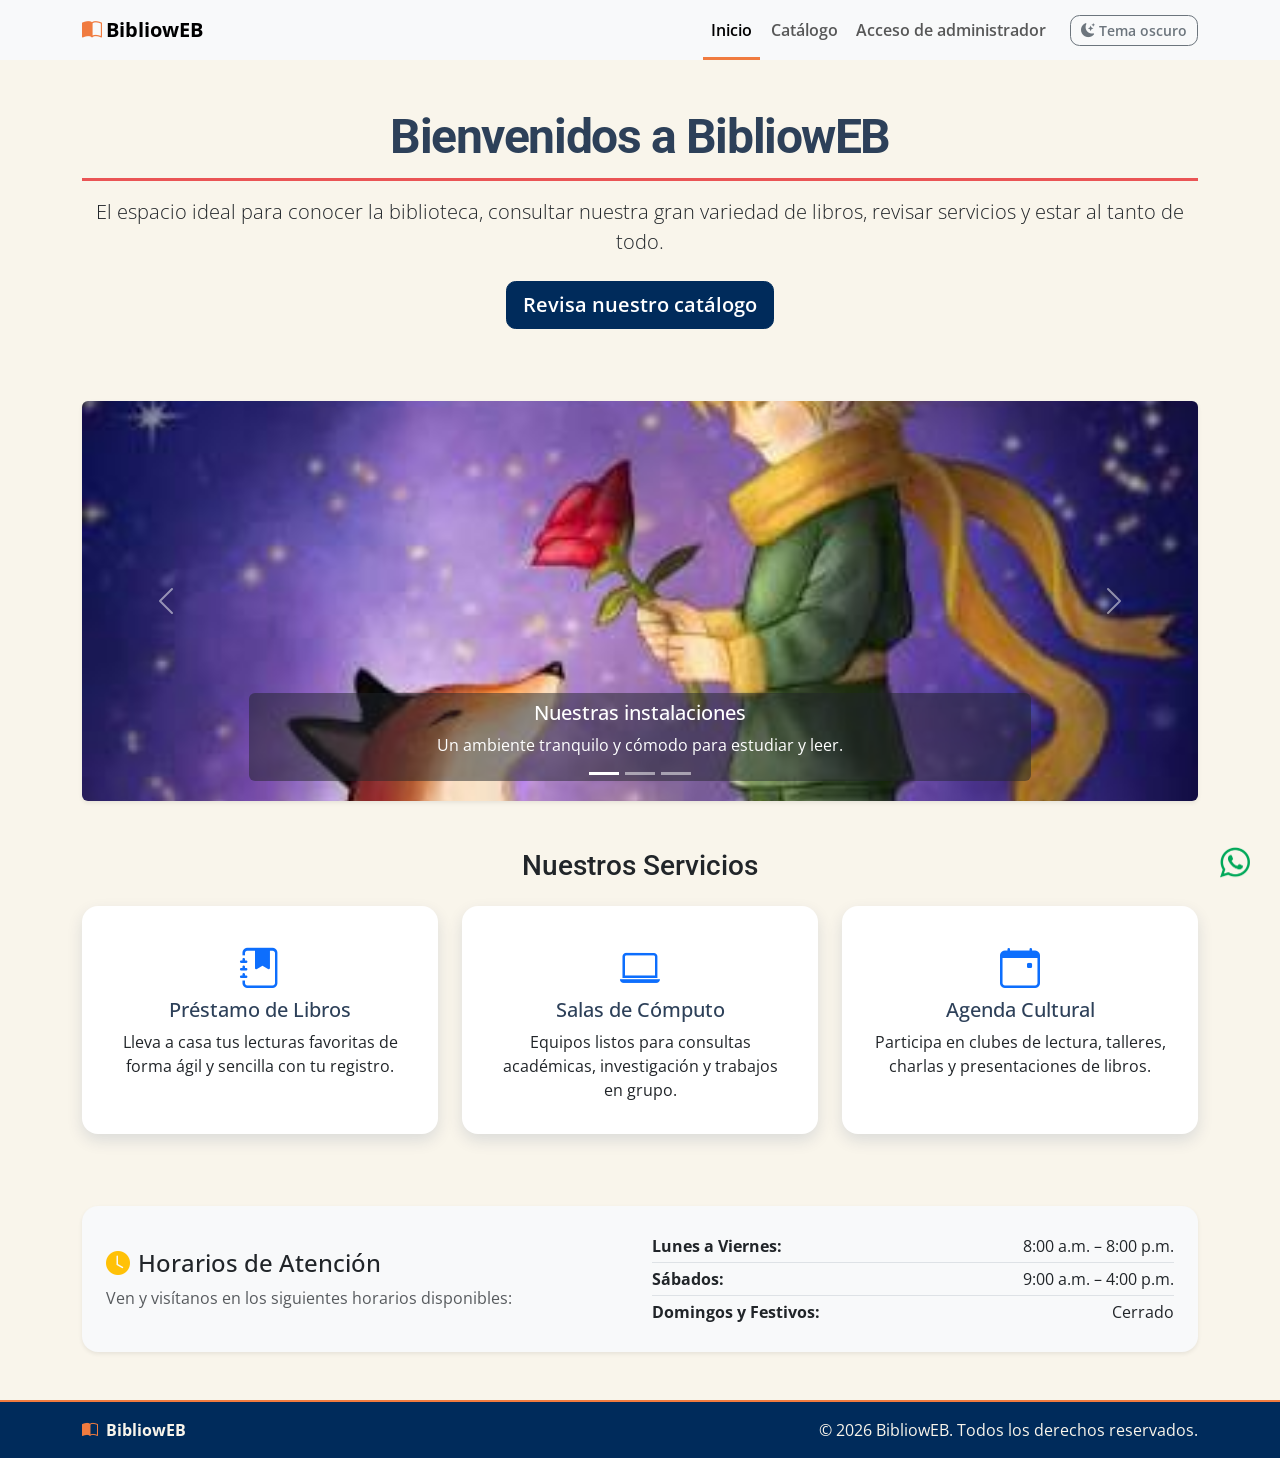
<file: index.html>
<!DOCTYPE html>
<html lang="es" data-bs-theme="light">
<head>
  <meta charset="UTF-8">
  <meta name="viewport" content="width=device-width, initial-scale=1.0">
  <title>Inicio | BiblioWEB</title>
  <link rel="stylesheet" href="https://cdn.jsdelivr.net/npm/bootstrap@5.3.9/dist/css/bootstrap.min.css"
        integrity="sha384-yEPZ7jP9S0QKiUQ0m3jjsO4ProIW7wvR9gXkI7JOGa2XVsw53Yke2bsdkBbjmmiX"
        crossorigin="anonymous">
  <link rel="stylesheet" href="https://cdn.jsdelivr.net/npm/bootstrap-icons@1.11.3/font/bootstrap-icons.min.css">
  <link rel="stylesheet" href="https://fonts.googleapis.com/css2?family=Open+Sans:wght@400;600&family=Roboto:wght@500;700&display=swap">
  <link rel="stylesheet" href="css/styles.css">
</head>
<body>
  <header class="header-biblioweb sticky-top bg-body-tertiary">
    <nav class="navbar navbar-expand-lg py-0" aria-label="Navegación principal">
      <div class="container">
        <a class="navbar-brand d-inline-flex align-items-center gap-1 fw-bold" href="index.html">
          <i class="bi bi-book-half icono-marca" aria-hidden="true"></i> BibliowEB
        </a>
        <button class="navbar-toggler my-2" type="button" data-bs-toggle="collapse" data-bs-target="#menu-principal"
                aria-controls="menu-principal" aria-expanded="false" aria-label="Abrir menú de navegación">
          <span class="navbar-toggler-icon"></span>
        </button>
        <div class="collapse navbar-collapse" id="menu-principal">
          <ul class="navbar-nav ms-auto">
            <li class="nav-item"><a class="nav-link active" aria-current="page" href="index.html">Inicio</a></li>
            <li class="nav-item"><a class="nav-link" href="pages/catalogo.html">Catálogo</a></li>
            <li class="nav-item"><a class="nav-link" href="pages/login.html">Acceso de administrador</a></li>
            <li class="nav-item" id="menu-panel" hidden><a class="nav-link" href="pages/admin.html"><i class="bi bi-lock-fill me-1" aria-hidden="true"></i>Panel</a></li>
          </ul>
          <button class="btn btn-outline-secondary btn-sm ms-lg-3 my-2" type="button" id="boton-tema">
            <i class="bi bi-moon-stars-fill me-1" aria-hidden="true"></i><span>Tema oscuro</span>
          </button>
        </div>
      </div>
    </nav>
  </header>

  <main>
    <!-- Seccion de Bienvenida -->
    <section class="portada py-5 text-center">
      <div class="container">
        <h1 class="display-5 fw-bold mb-3">Bienvenidos a BibliowEB</h1>
        <p class="lead mb-4">El espacio ideal para conocer la biblioteca, consultar nuestra gran variedad de libros, revisar servicios y estar al tanto de todo.</p>
        <a class="btn btn-primary btn-lg" href="pages/catalogo.html">Revisa nuestro catálogo</a>
      </div>
    </section>

    <!-- Carrusel de imágenes -->
    <section class="container my-4">
      <div id="carruselBiblioteca" class="carousel slide shadow-sm rounded overflow-hidden" data-bs-ride="carousel">
        <div class="carousel-indicators">
          <button type="button" data-bs-target="#carruselBiblioteca" data-bs-slide-to="0" class="active" aria-current="true" aria-label="Slide 1"></button>
          <button type="button" data-bs-target="#carruselBiblioteca" data-bs-slide-to="1" aria-label="Slide 2"></button>
          <button type="button" data-bs-target="#carruselBiblioteca" data-bs-slide-to="2" aria-label="Slide 3"></button>
        </div>
        <div class="carousel-inner" style="max-height: 400px;">
          <div class="carousel-item active">
            <img src="assets/img/images.jpeg" class="d-block w-100 object-fit-cover" alt="Sala de lectura" style="height: 400px;">
            <div class="carousel-caption d-none d-md-block bg-dark bg-opacity-50 rounded p-2">
              <h5>Nuestras instalaciones</h5>
              <p>Un ambiente tranquilo y cómodo para estudiar y leer.</p>
            </div>
          </div>
          <div class="carousel-item">
            <img src="assets/img/codigolimpio.jpeg" class="d-block w-100 object-fit-cover" alt="Sección de libros" style="height: 400px;">
            <div class="carousel-caption d-none d-md-block bg-dark bg-opacity-50 rounded p-2">
              <h5>Variedad de ejemplares</h5>
              <p>Encuentra literatura, tecnología, ciencia y mucho más.</p>
            </div>
          </div>
          <div class="carousel-item">
            <img src="assets/img/carlossagan.jpeg" class="d-block w-100 object-fit-cover" alt="Espacios culturales" style="height: 400px;">
            <div class="carousel-caption d-none d-md-block bg-dark bg-opacity-50 rounded p-2">
              <h5>Eventos y cultura</h5>
              <p>Espacios pensados para el aprendizaje y la comunidad.</p>
            </div>
          </div>
        </div>
        <button class="carousel-control-prev" type="button" data-bs-target="#carruselBiblioteca" data-bs-slide="prev">
          <span class="carousel-control-prev-icon" aria-hidden="true"></span>
          <span class="visually-hidden">Anterior</span>
        </button>
        <button class="carousel-control-next" type="button" data-bs-target="#carruselBiblioteca" data-bs-slide="next">
          <span class="carousel-control-next-icon" aria-hidden="true"></span>
          <span class="visually-hidden">Siguiente</span>
        </button>
      </div>
    </section>

    <!-- Qué encontrarás (Servicios / Secciones) -->
    <section class="container py-4">
      <h2 class="text-center mb-4 h3">Nuestros Servicios</h2>
      <div class="row g-4">
        <div class="col-12 col-md-4">
          <article class="card h-100 tarjeta-categoria text-center p-3">
            <div class="card-body">
              <i class="bi bi-journal-bookmark-fill text-primary fs-1 mb-3"></i>
              <h3 class="card-title h5">Préstamo de Libros</h3>
              <p class="card-text">Lleva a casa tus lecturas favoritas de forma ágil y sencilla con tu registro.</p>
            </div>
          </article>
        </div>
        <div class="col-12 col-md-4">
          <article class="card h-100 tarjeta-categoria text-center p-3">
            <div class="card-body">
              <i class="bi bi-laptop text-primary fs-1 mb-3"></i>
              <h3 class="card-title h5">Salas de Cómputo</h3>
              <p class="card-text">Equipos listos para consultas académicas, investigación y trabajos en grupo.</p>
            </div>
          </article>
        </div>
        <div class="col-12 col-md-4">
          <article class="card h-100 tarjeta-categoria text-center p-3">
            <div class="card-body">
              <i class="bi bi-calendar-event text-primary fs-1 mb-3"></i>
              <h3 class="card-title h5">Agenda Cultural</h3>
              <p class="card-text">Participa en clubes de lectura, talleres, charlas y presentaciones de libros.</p>
            </div>
          </article>
        </div>
      </div>
    </section>

    <!-- Horarios de atención -->
    <section class="container my-5">
      <div class="card shadow-sm p-4 bg-body-tertiary">
        <div class="row align-items-center">
          <div class="col-md-6 text-center text-md-start mb-3 mb-md-0">
            <h3 class="h4"><i class="bi bi-clock-fill text-warning me-2"></i>Horarios de Atención</h3>
            <p class="text-muted mb-0">Ven y visítanos en los siguientes horarios disponibles:</p>
          </div>
          <div class="col-md-6">
            <ul class="list-unstyled mb-0">
              <li class="py-1 border-bottom d-flex justify-content-between">
                <span><strong>Lunes a Viernes:</strong></span> <span>8:00 a.m. – 8:00 p.m.</span>
              </li>
              <li class="py-1 border-bottom d-flex justify-content-between">
                <span><strong>Sábados:</strong></span> <span>9:00 a.m. – 4:00 p.m.</span>
              </li>
              <li class="py-1 d-flex justify-content-between">
                <span><strong>Domingos y Festivos:</strong></span> <span>Cerrado</span>
              </li>
            </ul>
          </div>
        </div>
      </div>
    </section>
  </main>

  <footer class="footer-biblioweb py-3" data-bs-theme="dark">
    <div class="container d-flex flex-column flex-md-row align-items-center justify-content-between gap-2 text-center">
      <a class="footer-marca d-inline-flex align-items-center gap-2 fw-bold" href="index.html">
        <i class="bi bi-book-half" aria-hidden="true"></i> BibliowEB
      </a>
      <p class="mb-0">&copy; 2026 BibliowEB. Todos los derechos reservados.</p>
    </div>
  </footer>

  <!-- Botón de WhatsApp -->
  <button type="button" class="btn-whatsapp" id="btnWhatsApp">
    <img src="assets/img/whatsapp1.png" alt="WhatsApp" width="50">
  </button>

  <script src="https://cdn.jsdelivr.net/npm/bootstrap@5.3.9/dist/js/bootstrap.bundle.min.js"
          integrity="sha384-WyOxWvTyr1QaMPfiPJSv76iReVthorl5uWlFtZPyK0IEB0hGzo9y5Bp9mYanr8Bu"
          crossorigin="anonymous"></script>
  <script src="js/script.js"></script>
  <script>
    document.getElementById("btnWhatsApp").addEventListener("click", function() {
      window.open("https://wa.me/573001234567", "_blank");
    });
  </script>
</body>
</html>
</file>
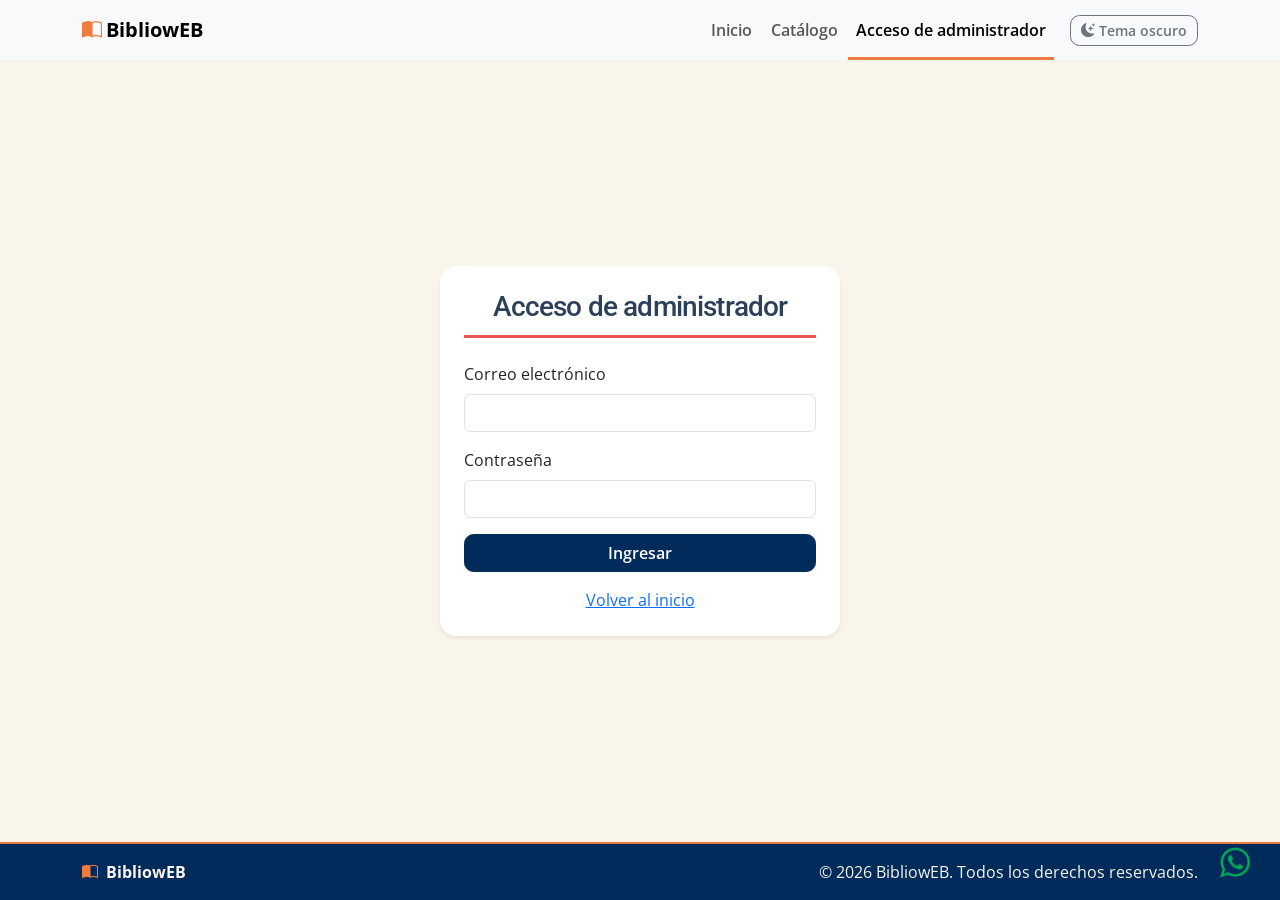
<file: pages/admin.html>
<!DOCTYPE html>
<html lang="es" data-bs-theme="light">
<head>
  <meta charset="UTF-8">
  <meta name="viewport" content="width=device-width, initial-scale=1.0">
  <title>Administración | BibliowEB</title>
  <script>
    if (sessionStorage.getItem("sesionActiva") !== "true") {
      window.location.replace("login.html");
    }
  </script>
  <link rel="stylesheet" href="https://cdn.jsdelivr.net/npm/bootstrap@5.3.9/dist/css/bootstrap.min.css"
        integrity="sha384-yEPZ7jP9S0QKiUQ0m3jjsO4ProIW7wvR9gXkI7JOGa2XVsw53Yke2bsdkBbjmmiX"
        crossorigin="anonymous">
  <link rel="stylesheet" href="https://cdn.jsdelivr.net/npm/bootstrap-icons@1.11.3/font/bootstrap-icons.min.css">
  <link rel="stylesheet" href="https://fonts.googleapis.com/css2?family=Open+Sans:wght@400;600&family=Roboto:wght@500;700&display=swap">
  <link rel="stylesheet" href="../css/styles.css">

</head>
<body>
  <header class="header-biblioweb sticky-top bg-body-tertiary">
    <nav class="navbar navbar-expand-lg py-0" aria-label="Navegación principal">
      <div class="container">
        <a class="navbar-brand d-inline-flex align-items-center gap-1 fw-bold" href="../index.html"><i class="bi bi-book-half icono-marca" aria-hidden="true"></i> BibliowEB</a>
        <button class="navbar-toggler my-2" type="button" data-bs-toggle="collapse" data-bs-target="#menu-principal" aria-controls="menu-principal" aria-expanded="false" aria-label="Abrir menú de navegación"><span class="navbar-toggler-icon"></span></button>
        <div class="collapse navbar-collapse" id="menu-principal">
          <ul class="navbar-nav ms-auto">
            <li class="nav-item"><a class="nav-link" href="../index.html">Inicio</a></li>
            <li class="nav-item"><a class="nav-link" href="catalogo.html">Catálogo</a></li>
            <li class="nav-item"><a class="nav-link" href="login.html">Acceso de administrador</a></li>
            <li class="nav-item"><a class="nav-link active" aria-current="page" href="admin.html"><i class="bi bi-lock-fill me-1" aria-hidden="true"></i>Panel</a></li>
            <li class="nav-item"><button type="button" class="btn btn-outline-secondary btn-sm" id="cerrar-sesion">Cerrar sesión</button></li>
          </ul>
          <button class="btn btn-outline-secondary btn-sm ms-lg-3 my-2" type="button" id="boton-tema"><i class="bi bi-moon-stars-fill me-1" aria-hidden="true"></i><span>Tema oscuro</span></button>
        </div>
      </div>
    </nav>
  </header>

  <main class="container my-5">
    <h1 class="mb-4">Administración de libros</h1>
    <section class="mb-5" aria-labelledby="titulo-formulario">
      <h2 id="titulo-formulario" class="h4 mb-3">Formulario de libros</h2>
      <form>
        <div class="row g-3">
          <div class="col-md-6"><label for="titulo" class="form-label">Título</label><input type="text" id="titulo" name="titulo" class="form-control"></div>
          <div class="col-md-6"><label for="autor" class="form-label">Autor</label><input type="text" id="autor" name="autor" class="form-control"></div>
          <div class="col-md-8"><label for="portada" class="form-label">Portada (URL)</label><input type="url" id="portada" name="portada" class="form-control"></div>
          <div class="col-md-4"><label for="categoria" class="form-label">Categoría</label><select id="categoria" name="categoria" class="form-select"><option value="">Selecciona una categoría</option><option>Narrativa</option><option>Tecnología</option><option>Ciencia</option></select></div>
          <div class="col-12"><label for="descripcion" class="form-label">Descripción</label><textarea id="descripcion" name="descripcion" class="form-control" rows="3"></textarea></div>
        </div>
        <div class="d-flex gap-2 mt-3"><button type="button" class="btn btn-primary">Guardar</button><button type="reset" class="btn btn-secondary">Cancelar</button></div>
      </form>
    </section>
    <section class="mb-5" aria-labelledby="titulo-libros">
      <h2 id="titulo-libros" class="h4 mb-3">Libros de ejemplo</h2>
      <div class="table-responsive">
        <table class="table table-striped table-hover align-middle">
          <caption>Lista de libros de ejemplo</caption>
          <thead><tr><th scope="col">Portada</th><th scope="col">Título</th><th scope="col">Autor</th><th scope="col">Categoría</th><th scope="col">Acciones</th></tr></thead>
          <tbody>
          <tr><td><img src="../assets/img/lavoragine.jpeg" alt="Portada de La vorágine" width="48" height="64" class="object-fit-contain"></td><th scope="row">La vorágine</th><td>José Eustasio Rivera</td><td><span class="badge text-bg-secondary">Narrativa</span></td><td><div class="d-flex gap-2"><button type="button" class="btn btn-outline-primary btn-sm" aria-label="Editar La vorágine">Editar</button><button type="button" class="btn btn-outline-danger btn-sm" aria-label="Eliminar La vorágine">Eliminar</button></div></td></tr>
          <tr><td><img src="../assets/img/metamorfosis.jpeg" alt="Portada de La metamorfosis" width="48" height="64" class="object-fit-contain"></td><th scope="row">La metamorfosis</th><td>Franz Kafka</td><td><span class="badge text-bg-secondary">Narrativa</span></td><td><div class="d-flex gap-2"><button type="button" class="btn btn-outline-primary btn-sm" aria-label="Editar La metamorfosis">Editar</button><button type="button" class="btn btn-outline-danger btn-sm" aria-label="Eliminar La metamorfosis">Eliminar</button></div></td></tr>
          <tr><td><img src="../assets/img/java.jpeg" alt="Portada de Eloquent JavaScript" width="48" height="64" class="object-fit-contain"></td><th scope="row">Eloquent JavaScript</th><td>Marijn Haverbeke</td><td><span class="badge text-bg-secondary">Tecnología</span></td><td><div class="d-flex gap-2"><button type="button" class="btn btn-outline-primary btn-sm" aria-label="Editar Eloquent JavaScript">Editar</button><button type="button" class="btn btn-outline-danger btn-sm" aria-label="Eliminar Eloquent JavaScript">Eliminar</button></div></td></tr>
          <tr><td><img src="../assets/img/thedesing.jpeg" alt="Portada de The Design of Everyday Things" width="48" height="64" class="object-fit-contain"></td><th scope="row">The Design of Everyday Things</th><td>Don Norman</td><td><span class="badge text-bg-secondary">Tecnología</span></td><td><div class="d-flex gap-2"><button type="button" class="btn btn-outline-primary btn-sm" aria-label="Editar The Design of Everyday Things">Editar</button><button type="button" class="btn btn-outline-danger btn-sm" aria-label="Eliminar The Design of Everyday Things">Eliminar</button></div></td></tr>
          <tr><td><img src="../assets/img/elgen.jpeg" alt="Portada de El gen egoísta" width="48" height="64" class="object-fit-contain"></td><th scope="row">El gen egoísta</th><td>Richard Dawkins</td><td><span class="badge text-bg-secondary">Ciencia</span></td><td><div class="d-flex gap-2"><button type="button" class="btn btn-outline-primary btn-sm" aria-label="Editar El gen egoísta">Editar</button><button type="button" class="btn btn-outline-danger btn-sm" aria-label="Eliminar El gen egoísta">Eliminar</button></div></td></tr>
          <tr><td><img src="../assets/img/eluniversoenunacascara.jpeg" alt="Portada de El universo en una cáscara de nuez" width="48" height="64" class="object-fit-contain"></td><th scope="row">El universo en una cáscara de nuez</th><td>Stephen Hawking</td><td><span class="badge text-bg-secondary">Ciencia</span></td><td><div class="d-flex gap-2"><button type="button" class="btn btn-outline-primary btn-sm" aria-label="Editar El universo en una cáscara de nuez">Editar</button><button type="button" class="btn btn-outline-danger btn-sm" aria-label="Eliminar El universo en una cáscara de nuez">Eliminar</button></div></td></tr>
          </tbody>
        </table>
      </div>
    </section>
    <section aria-labelledby="titulo-solicitudes">
      <h2 id="titulo-solicitudes" class="h4 mb-3">Solicitudes recibidas</h2>
      <div class="table-responsive">
        <table class="table table-striped align-middle">
          <caption>Solicitudes de préstamo de ejemplo</caption>
          <thead><tr><th scope="col">ID de solicitud</th><th scope="col">Libro solicitado</th><th scope="col">Nombre del solicitante</th><th scope="col">Correo</th><th scope="col">Comentario</th><th scope="col">Estado</th></tr></thead>
          <tbody>
            <tr><th scope="row">001</th><td>La vorágine</td><td>Ana Pérez</td><td>ana@example.com</td><td>Para mi club de lectura.</td><td><span class="badge text-bg-warning">Pendiente</span></td></tr>
            <tr><th scope="row">002</th><td>Eloquent JavaScript</td><td>Luis Gómez</td><td>luis@example.com</td><td>Sin comentario</td><td><span class="badge text-bg-warning">Pendiente</span></td></tr>
          </tbody>
        </table>
      </div>
    </section>
  </main>

  <footer class="footer-biblioweb py-3" data-bs-theme="dark">
    <div class="container d-flex flex-column flex-md-row align-items-center justify-content-between gap-2 text-center">
      <a class="footer-marca d-inline-flex align-items-center gap-2 fw-bold" href="../index.html"><i class="bi bi-book-half" aria-hidden="true"></i> BibliowEB</a>
      <p class="mb-0">&copy; 2026 BibliowEB. Todos los derechos reservados.</p>
    </div>
  </footer>
  <script src="https://cdn.jsdelivr.net/npm/bootstrap@5.3.9/dist/js/bootstrap.bundle.min.js" integrity="sha384-WyOxWvTyr1QaMPfiPJSv76iReVthorl5uWlFtZPyK0IEB0hGzo9y5Bp9mYanr8Bu" crossorigin="anonymous"></script>
  <script src="../js/script.js"></script>
</body>
</html>
</file>
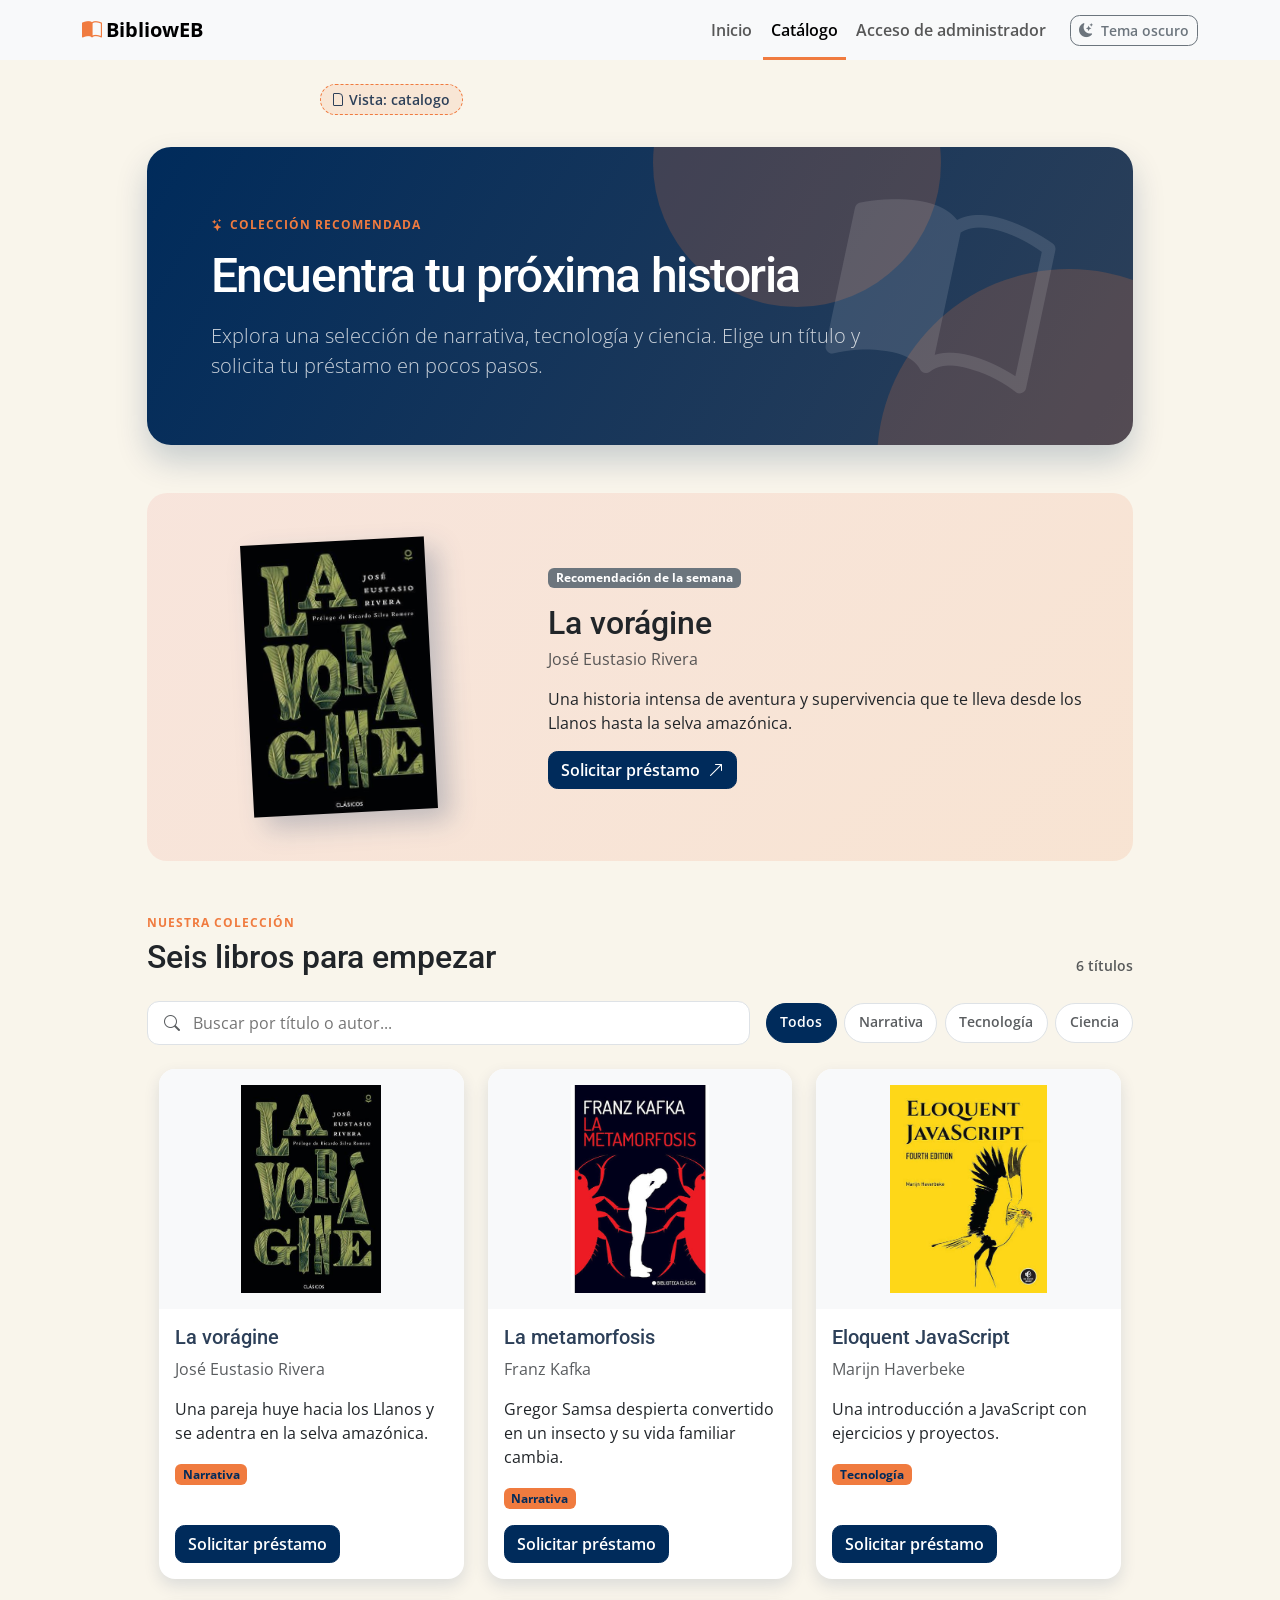
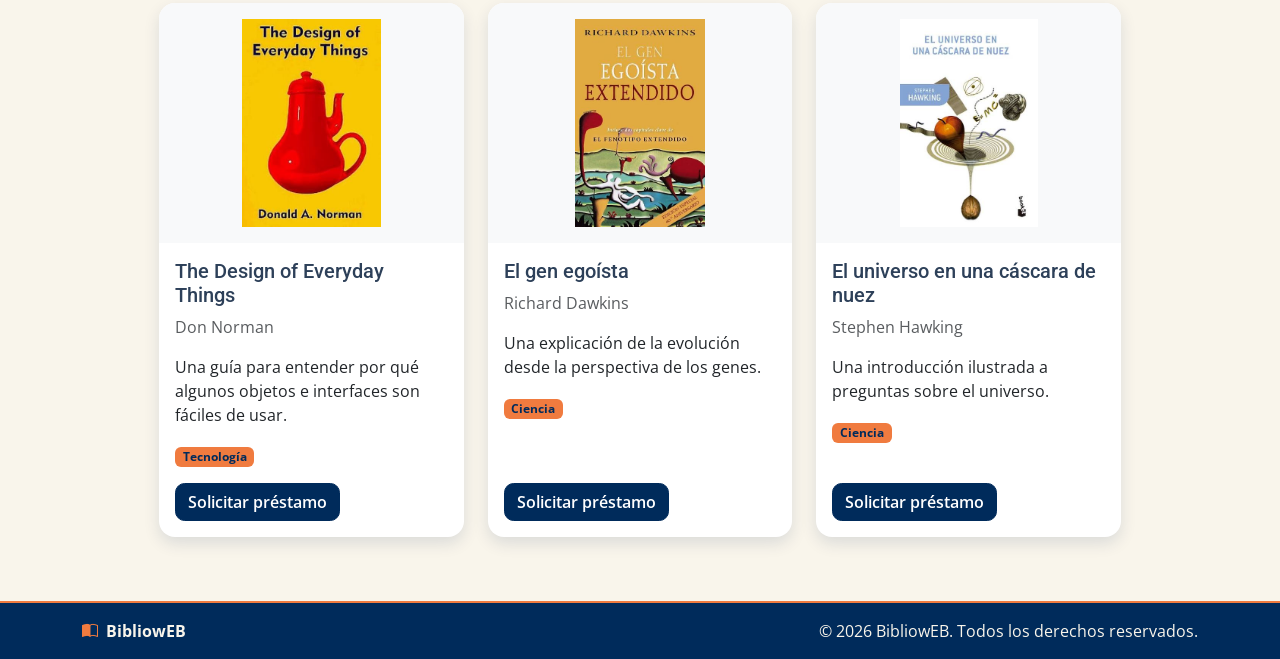
<file: pages/catalogo.html>
<!DOCTYPE html>
<html lang="es" data-bs-theme="light">
<head>
  <meta charset="UTF-8">
  <meta name="viewport" content="width=device-width, initial-scale=1.0">
  <title>Catálogo | BibliowEB</title>
  <link rel="stylesheet"
        href="https://cdn.jsdelivr.net/npm/bootstrap@5.3.9/dist/css/bootstrap.min.css"
        integrity="sha384-yEPZ7jP9S0QKiUQ0m3jjsO4ProIW7wvR9gXkI7JOGa2XVsw53Yke2bsdkBbjmmiX"
        crossorigin="anonymous">
  <link rel="stylesheet" href="https://fonts.googleapis.com/css2?family=Open+Sans:wght@400;600&family=Roboto:wght@500;700&display=swap">
  <link rel="stylesheet" href="https://cdn.jsdelivr.net/npm/bootstrap-icons@1.11.3/font/bootstrap-icons.min.css">
  <link rel="stylesheet" href="../css/styles.css">
</head>
<body>
  <header class="header-biblioweb sticky-top bg-body-tertiary">
  <nav class="navbar navbar-expand-lg py-0" aria-label="Navegación principal">
    <div class="container">
      <a class="navbar-brand d-inline-flex align-items-center gap-1 fw-bold"
         href="../index.html">
        <i class="bi bi-book-half icono-marca" aria-hidden="true"></i>
        BibliowEB
      </a>

      <button class="navbar-toggler my-2" type="button"
              data-bs-toggle="collapse" data-bs-target="#menu-principal"
              aria-controls="menu-principal" aria-expanded="false"
              aria-label="Abrir menú de navegación">
        <span class="navbar-toggler-icon"></span>
      </button>

      <div class="collapse navbar-collapse" id="menu-principal">
        <ul class="navbar-nav ms-auto">
          <li class="nav-item">
  <a class="nav-link" href="../index.html">Inicio</a>
</li>
          
         <li class="nav-item">
  <a class="nav-link active" aria-current="page" href="catalogo.html">
    Catálogo
  </a>
</li>
          <li class="nav-item">
            <a class="nav-link" href="login.html">Acceso de administrador</a>
          </li>
          <li class="nav-item" id="menu-panel" hidden>
  <a class="nav-link" href="admin.html">
    <i class="bi bi-lock-fill me-1" aria-hidden="true"></i>Panel
  </a>
</li>
        </ul>

       <button class="btn btn-outline-secondary btn-sm ms-lg-3 my-2"
        type="button" id="boton-tema">
  <i class="bi bi-moon-stars-fill me-1" aria-hidden="true"></i>
  <span>Tema oscuro</span>
</button>
      </div>
    </div>
  </nav>
</header>
    <div class="vista-catalogo">
  <span class="etiqueta-vista">
    <span class="icono-archivo" aria-hidden="true"></span>
    Vista: catalogo
  </span>
</div>
  <main class="container catalogo-principal py-3">
    <section class="hero-catalogo mb-5" aria-labelledby="titulo-catalogo">
      <div class="hero-catalogo__contenido">
        <span class="hero-kicker"><i class="bi bi-stars" aria-hidden="true"></i> Colección recomendada</span>
        <h1 id="titulo-catalogo">Encuentra tu próxima historia</h1>
        <p class="lead mb-0">Explora una selección de narrativa, tecnología y ciencia. Elige un título y solicita tu préstamo en pocos pasos.</p>
      </div>
      <div class="hero-catalogo__decoracion" aria-hidden="true">
        <i class="bi bi-book-half"></i>
      </div>
    </section>

    <section class="libro-destacado mb-5" aria-labelledby="titulo-destacado">
      <div class="libro-destacado__portada">
        <img src="../assets/img/lavoragine.jpeg" alt="Portada de La vorágine">
      </div>
      <div class="libro-destacado__contenido">
        <span class="badge text-bg-secondary mb-3">Recomendación de la semana</span>
        <h2 id="titulo-destacado">La vorágine</h2>
        <p class="text-body-secondary">José Eustasio Rivera</p>
        <p>Una historia intensa de aventura y supervivencia que te lleva desde los Llanos hasta la selva amazónica.</p>
        <button type="button" class="btn btn-primary" data-bs-toggle="modal" data-bs-target="#prestamo-la-voragine">
          Solicitar préstamo <i class="bi bi-arrow-up-right ms-1" aria-hidden="true"></i>
        </button>
      </div>
    </section>

    <section aria-labelledby="titulo-seleccion">
      <div class="catalogo-seccion-cabecera">
        <div>
          <span class="hero-kicker">Nuestra colección</span>
          <h2 id="titulo-seleccion">Seis libros para empezar</h2>
        </div>
        <span class="catalogo-contador" id="contador-libros">6 títulos</span>
      </div>

      <div class="catalogo-herramientas mb-4">
        <label class="buscador-catalogo" for="buscador-libros">
          <i class="bi bi-search" aria-hidden="true"></i>
          <input id="buscador-libros" type="search" placeholder="Buscar por título o autor..." autocomplete="off">
        </label>
        <div class="filtros-catalogo" role="group" aria-label="Filtrar por categoría">
          <button class="filtro-catalogo activo" type="button" data-filtro="todos">Todos</button>
          <button class="filtro-catalogo" type="button" data-filtro="narrativa">Narrativa</button>
          <button class="filtro-catalogo" type="button" data-filtro="tecnologia">Tecnología</button>
          <button class="filtro-catalogo" type="button" data-filtro="ciencia">Ciencia</button>
        </div>
      </div>
    </section>

    <!-- Las seis columnas pertenecen a la misma cuadrícula. -->
    <div class="row row-cols-1 row-cols-md-2 row-cols-lg-3 g-4" id="grid-libros">
      <div class="col tarjeta-libro" data-categoria="narrativa" data-busqueda="la voragine jose eustasio rivera">
        <article class="card h-100">
          <img src="../assets/img/lavoragine.jpeg" class="card-img-top portada-libro" alt="Portada de La vorágine">
          <div class="card-body d-flex flex-column">
            <h2 class="card-title h5">La vorágine</h2>
            <p class="card-text text-body-secondary">José Eustasio Rivera</p>
            <p class="card-text">Una pareja huye hacia los Llanos y se adentra en la selva amazónica.</p>
            <p><span class="badge text-bg-secondary">Narrativa</span></p>
            <button
              type="button"
              class="btn btn-primary mt-auto align-self-start"
              data-bs-toggle="modal"
              data-bs-target="#prestamo-la-voragine"
            >
              Solicitar préstamo
            </button>
          </div>
        </article>
      </div>

      <div class="col tarjeta-libro" data-categoria="narrativa" data-busqueda="la metamorfosis franz kafka">
        <article class="card h-100">
          <img src="../assets/img/metamorfosis.jpeg" class="card-img-top portada-libro" alt="Portada de La metamorfosis">
          <div class="card-body d-flex flex-column">
            <h2 class="card-title h5">La metamorfosis</h2>
            <p class="card-text text-body-secondary">Franz Kafka</p>
            <p class="card-text">Gregor Samsa despierta convertido en un insecto y su vida familiar cambia.</p>
            <p><span class="badge text-bg-secondary">Narrativa</span></p>
            <button
              type="button"
              class="btn btn-primary mt-auto align-self-start"
              data-bs-toggle="modal"
              data-bs-target="#prestamo-la-metamorfosis"
            >
              Solicitar préstamo
            </button>
          </div>
        </article>
      </div>

      <div class="col tarjeta-libro" data-categoria="tecnologia" data-busqueda="eloquent javascript marijn haverbeke">
        <article class="card h-100">
          <img src="../assets/img/java.jpeg" class="card-img-top portada-libro" alt="Portada de Eloquent JavaScript">
          <div class="card-body d-flex flex-column">
            <h2 class="card-title h5">Eloquent JavaScript</h2>
            <p class="card-text text-body-secondary">Marijn Haverbeke</p>
            <p class="card-text">Una introducción a JavaScript con ejercicios y proyectos.</p>
            <p><span class="badge text-bg-secondary">Tecnología</span></p>
            <button
              type="button"
              class="btn btn-primary mt-auto align-self-start"
              data-bs-toggle="modal"
              data-bs-target="#prestamo-eloquent-javascript"
            >
              Solicitar préstamo
            </button>
          </div>
        </article>
      </div>

      <div class="col tarjeta-libro" data-categoria="tecnologia" data-busqueda="design everyday things don norman">
        <article class="card h-100">
          <img src="../assets/img/thedesing.jpeg" class="card-img-top portada-libro" alt="Portada de The Design of Everyday Things">
          <div class="card-body d-flex flex-column">
            <h2 class="card-title h5">The Design of Everyday Things</h2>
            <p class="card-text text-body-secondary">Don Norman</p>
            <p class="card-text">Una guía para entender por qué algunos objetos e interfaces son fáciles de usar.</p>
            <p><span class="badge text-bg-secondary">Tecnología</span></p>
            <button
              type="button"
              class="btn btn-primary mt-auto align-self-start"
              data-bs-toggle="modal"
              data-bs-target="#prestamo-design-of-everyday-things"
            >
              Solicitar préstamo
            </button>
          </div>
        </article>
      </div>

      <div class="col tarjeta-libro" data-categoria="ciencia" data-busqueda="gen egoista richard dawkins">
        <article class="card h-100">
          <img src="../assets/img/elgen.jpeg" class="card-img-top portada-libro" alt="Portada de El gen egoísta">
          <div class="card-body d-flex flex-column">
            <h2 class="card-title h5">El gen egoísta</h2>
            <p class="card-text text-body-secondary">Richard Dawkins</p>
            <p class="card-text">Una explicación de la evolución desde la perspectiva de los genes.</p>
            <p><span class="badge text-bg-secondary">Ciencia</span></p>
            <button
              type="button"
              class="btn btn-primary mt-auto align-self-start"
              data-bs-toggle="modal"
              data-bs-target="#prestamo-el-gen-egoista"
            >
              Solicitar préstamo
            </button>
          </div>
        </article>
      </div>

      <div class="col tarjeta-libro" data-categoria="ciencia" data-busqueda="universo cascara nuez stephen hawking">
        <article class="card h-100">
          <img src="../assets/img/eluniversoenunacascara.jpeg" class="card-img-top portada-libro" alt="Portada de El universo en una cáscara de nuez">
          <div class="card-body d-flex flex-column">
            <h2 class="card-title h5">El universo en una cáscara de nuez</h2>
            <p class="card-text text-body-secondary">Stephen Hawking</p>
            <p class="card-text">Una introducción ilustrada a preguntas sobre el universo.</p>
            <p><span class="badge text-bg-secondary">Ciencia</span></p>
            <button
              type="button"
              class="btn btn-primary mt-auto align-self-start"
              data-bs-toggle="modal"
              data-bs-target="#prestamo-el-universo-en-una-cascara-de-nuez"
            >
              Solicitar préstamo
            </button>
          </div>
        </article>
      </div>
    </div>
  </main>

  <!-- Cada botón apunta al ID del modal de su propio libro. -->
  <div class="modal fade" id="prestamo-la-voragine" tabindex="-1"
       aria-labelledby="titulo-la-voragine" aria-hidden="true">
    <div class="modal-dialog modal-dialog-centered modal-dialog-scrollable">
      <div class="modal-content">
        <div class="modal-header">
          <h2 class="modal-title fs-5" id="titulo-la-voragine">Solicitar préstamo de La vorágine</h2>
          <button type="button" class="btn-close" data-bs-dismiss="modal" aria-label="Cerrar"></button>
        </div>
        <div class="modal-body">
          <p>La historia de Arturo Cova y Alicia retrata la explotación de los trabajadores del caucho en la selva.</p>
          <p class="small text-body-secondary">Formulario de demostración. Los datos ingresados no se guardan.</p>
          <form>
            <div class="mb-3">
              <label for="nombre-la-voragine" class="form-label">Nombre del solicitante</label>
              <input type="text" class="form-control" id="nombre-la-voragine">
            </div>
            <div class="mb-3">
              <label for="correo-la-voragine" class="form-label">Correo electrónico</label>
              <input type="email" class="form-control" id="correo-la-voragine">
            </div>
            <div class="mb-3">
              <label for="comentario-la-voragine" class="form-label">Comentario (opcional)</label>
              <textarea class="form-control" id="comentario-la-voragine" rows="3"></textarea>
            </div>
            <div class="form-check">
              <input type="checkbox" class="form-check-input" id="terminos-la-voragine">
              <label for="terminos-la-voragine" class="form-check-label">Acepto los términos del préstamo</label>
            </div>
          </form>
        </div>
        <div class="modal-footer">
          <button type="button" class="btn btn-secondary" data-bs-dismiss="modal">Cerrar</button>
          <button type="list" class="btn btn-primary">Enviar solicitud</button>
        </div>
      </div>
    </div>
  </div>

  <div class="modal fade" id="prestamo-la-metamorfosis" tabindex="-1"
       aria-labelledby="titulo-la-metamorfosis" aria-hidden="true">
    <div class="modal-dialog modal-dialog-centered modal-dialog-scrollable">
      <div class="modal-content">
        <div class="modal-header">
          <h2 class="modal-title fs-5" id="titulo-la-metamorfosis">Solicitar préstamo de La metamorfosis</h2>
          <button type="button" class="btn-close" data-bs-dismiss="modal" aria-label="Cerrar"></button>
        </div>
        <div class="modal-body">
          <p>La transformación de Gregor obliga a su familia a replantearse su relación con él y con el trabajo que los sostenía.</p>
          <p class="small text-body-secondary">Formulario de demostración. Los datos ingresados no se guardan.</p>
          <form>
            <div class="mb-3">
              <label for="nombre-la-metamorfosis" class="form-label">Nombre del solicitante</label>
              <input type="text" class="form-control" id="nombre-la-metamorfosis">
            </div>
            <div class="mb-3">
              <label for="correo-la-metamorfosis" class="form-label">Correo electrónico</label>
              <input type="email" class="form-control" id="correo-la-metamorfosis">
            </div>
            <div class="mb-3">
              <label for="comentario-la-metamorfosis" class="form-label">Comentario (opcional)</label>
              <textarea class="form-control" id="comentario-la-metamorfosis" rows="3"></textarea>
            </div>
            <div class="form-check">
              <input type="checkbox" class="form-check-input" id="terminos-la-metamorfosis">
              <label for="terminos-la-metamorfosis" class="form-check-label">Acepto los términos del préstamo</label>
            </div>
          </form>
        </div>
        <div class="modal-footer">
          <button type="button" class="btn btn-secondary" data-bs-dismiss="modal">Cerrar</button>
          <button type="button" class="btn btn-primary">Enviar solicitud</button>
        </div>
      </div>
    </div>
  </div>

  <div class="modal fade" id="prestamo-eloquent-javascript" tabindex="-1"
       aria-labelledby="titulo-eloquent-javascript" aria-hidden="true">
    <div class="modal-dialog modal-dialog-centered modal-dialog-scrollable">
      <div class="modal-content">
        <div class="modal-header">
          <h2 class="modal-title fs-5" id="titulo-eloquent-javascript">Solicitar préstamo de Eloquent JavaScript</h2>
          <button type="button" class="btn-close" data-bs-dismiss="modal" aria-label="Cerrar"></button>
        </div>
        <div class="modal-body">
          <p>Explica funciones, objetos y el DOM mediante ejemplos que puedes practicar en el navegador.</p>
          <p class="small text-body-secondary">Formulario de demostración. Los datos ingresados no se guardan.</p>
          <form>
            <div class="mb-3">
              <label for="nombre-eloquent-javascript" class="form-label">Nombre del solicitante</label>
              <input type="text" class="form-control" id="nombre-eloquent-javascript">
            </div>
            <div class="mb-3">
              <label for="correo-eloquent-javascript" class="form-label">Correo electrónico</label>
              <input type="email" class="form-control" id="correo-eloquent-javascript">
            </div>
            <div class="mb-3">
              <label for="comentario-eloquent-javascript" class="form-label">Comentario (opcional)</label>
              <textarea class="form-control" id="comentario-eloquent-javascript" rows="3"></textarea>
            </div>
            <div class="form-check">
              <input type="checkbox" class="form-check-input" id="terminos-eloquent-javascript">
              <label for="terminos-eloquent-javascript" class="form-check-label">Acepto los términos del préstamo</label>
            </div>
          </form>
        </div>
        <div class="modal-footer">
          <button type="button" class="btn btn-secondary" data-bs-dismiss="modal">Cerrar</button>
          <button type="button" class="btn btn-primary">Enviar solicitud</button>
        </div>
      </div>
    </div>
  </div>

  <div class="modal fade" id="prestamo-design-of-everyday-things" tabindex="-1"
       aria-labelledby="titulo-design-of-everyday-things" aria-hidden="true">
    <div class="modal-dialog modal-dialog-centered modal-dialog-scrollable">
      <div class="modal-content">
        <div class="modal-header">
          <h2 class="modal-title fs-5" id="titulo-design-of-everyday-things">Solicitar préstamo de The Design of Everyday Things</h2>
          <button type="button" class="btn-close" data-bs-dismiss="modal" aria-label="Cerrar"></button>
        </div>
        <div class="modal-body">
          <p>Explica cómo el diseño puede indicar qué acciones están disponibles y cómo el usuario recibe respuesta al realizarlas.</p>
          <p class="small text-body-secondary">Formulario de demostración. Los datos ingresados no se guardan.</p>
          <form>
            <div class="mb-3">
              <label for="nombre-design-of-everyday-things" class="form-label">Nombre del solicitante</label>
              <input type="text" class="form-control" id="nombre-design-of-everyday-things">
            </div>
            <div class="mb-3">
              <label for="correo-design-of-everyday-things" class="form-label">Correo electrónico</label>
              <input type="email" class="form-control" id="correo-design-of-everyday-things">
            </div>
            <div class="mb-3">
              <label for="comentario-design-of-everyday-things" class="form-label">Comentario (opcional)</label>
              <textarea class="form-control" id="comentario-design-of-everyday-things" rows="3"></textarea>
            </div>
            <div class="form-check">
              <input type="checkbox" class="form-check-input" id="terminos-design-of-everyday-things">
              <label for="terminos-design-of-everyday-things" class="form-check-label">Acepto los términos del préstamo</label>
            </div>
          </form>
        </div>
        <div class="modal-footer">
          <button type="button" class="btn btn-secondary" data-bs-dismiss="modal">Cerrar</button>
          <button type="button" class="btn btn-primary">Enviar solicitud</button>
        </div>
      </div>
    </div>
  </div>

  <div class="modal fade" id="prestamo-el-gen-egoista" tabindex="-1"
       aria-labelledby="titulo-el-gen-egoista" aria-hidden="true">
    <div class="modal-dialog modal-dialog-centered modal-dialog-scrollable">
      <div class="modal-content">
        <div class="modal-header">
          <h2 class="modal-title fs-5" id="titulo-el-gen-egoista">Solicitar préstamo de El gen egoísta</h2>
          <button type="button" class="btn-close" data-bs-dismiss="modal" aria-label="Cerrar"></button>
        </div>
        <div class="modal-body">
          <p>El autor presenta la selección natural desde la perspectiva de los genes y explora cómo puede surgir la cooperación.</p>
          <p class="small text-body-secondary">Formulario de demostración. Los datos ingresados no se guardan.</p>
          <form>
            <div class="mb-3">
              <label for="nombre-el-gen-egoista" class="form-label">Nombre del solicitante</label>
              <input type="text" class="form-control" id="nombre-el-gen-egoista">
            </div>
            <div class="mb-3">
              <label for="correo-el-gen-egoista" class="form-label">Correo electrónico</label>
              <input type="email" class="form-control" id="correo-el-gen-egoista">
            </div>
            <div class="mb-3">
              <label for="comentario-el-gen-egoista" class="form-label">Comentario (opcional)</label>
              <textarea class="form-control" id="comentario-el-gen-egoista" rows="3"></textarea>
            </div>
            <div class="form-check">
              <input type="checkbox" class="form-check-input" id="terminos-el-gen-egoista">
              <label for="terminos-el-gen-egoista" class="form-check-label">Acepto los términos del préstamo</label>
            </div>
          </form>
        </div>
        <div class="modal-footer">
          <button type="button" class="btn btn-secondary" data-bs-dismiss="modal">Cerrar</button>
          <button type="button" class="btn btn-primary">Enviar solicitud</button>
        </div>
      </div>
    </div>
  </div>

  <div class="modal fade" id="prestamo-el-universo-en-una-cascara-de-nuez" tabindex="-1"
       aria-labelledby="titulo-el-universo-en-una-cascara-de-nuez" aria-hidden="true">
    <div class="modal-dialog modal-dialog-centered modal-dialog-scrollable">
      <div class="modal-content">
        <div class="modal-header">
          <h2 class="modal-title fs-5" id="titulo-el-universo-en-una-cascara-de-nuez">Solicitar préstamo de El universo en una cáscara de nuez</h2>
          <button type="button" class="btn-close" data-bs-dismiss="modal" aria-label="Cerrar"></button>
        </div>
        <div class="modal-body">
          <p>Recorre temas como la relatividad, la física cuántica y las hipótesis sobre la estructura del espacio y el tiempo.</p>
          <p class="small text-body-secondary">Formulario de demostración. Los datos ingresados no se guardan.</p>
          <form>
            <div class="mb-3">
              <label for="nombre-el-universo-en-una-cascara-de-nuez" class="form-label">Nombre del solicitante</label>
              <input type="text" class="form-control" id="nombre-el-universo-en-una-cascara-de-nuez">
            </div>
            <div class="mb-3">
              <label for="correo-el-universo-en-una-cascara-de-nuez" class="form-label">Correo electrónico</label>
              <input type="email" class="form-control" id="correo-el-universo-en-una-cascara-de-nuez">
            </div>
            <div class="mb-3">
              <label for="comentario-el-universo-en-una-cascara-de-nuez" class="form-label">Comentario (opcional)</label>
              <textarea class="form-control" id="comentario-el-universo-en-una-cascara-de-nuez" rows="3"></textarea>
            </div>
            <div class="form-check">
              <input type="checkbox" class="form-check-input" id="terminos-el-universo-en-una-cascara-de-nuez">
              <label for="terminos-el-universo-en-una-cascara-de-nuez" class="form-check-label">Acepto los términos del préstamo</label>
            </div>
          </form>
        </div>
        <div class="modal-footer">
          <button type="button" class="btn btn-secondary" data-bs-dismiss="modal">Cerrar</button>
          <button type="button" class="btn btn-primary">Enviar solicitud</button>
        </div>
      </div>
    </div>
  </div>

  <script src="https://cdn.jsdelivr.net/npm/bootstrap@5.3.9/dist/js/bootstrap.bundle.min.js"
          integrity="sha384-WyOxWvTyr1QaMPfiPJSv76iReVthorl5uWlFtZPyK0IEB0hGzo9y5Bp9mYanr8Bu"
          crossorigin="anonymous"></script>
          <script src="../js/script.js">
          </script>

  <footer class="footer-biblioweb py-3" data-bs-theme="dark">
  <div class="container d-flex flex-column flex-md-row
              align-items-center justify-content-between gap-2 text-center">
    <a class="footer-marca d-inline-flex align-items-center gap-2 fw-bold"
       href="../index.html">
      <i class="bi bi-book-half" aria-hidden="true"></i>
      BibliowEB
    </a>

    <p class="mb-0">
      &copy; 2026 BibliowEB. Todos los derechos reservados.
    </p>
  </div>
  </footer>
  
</body>
</html>
</file>
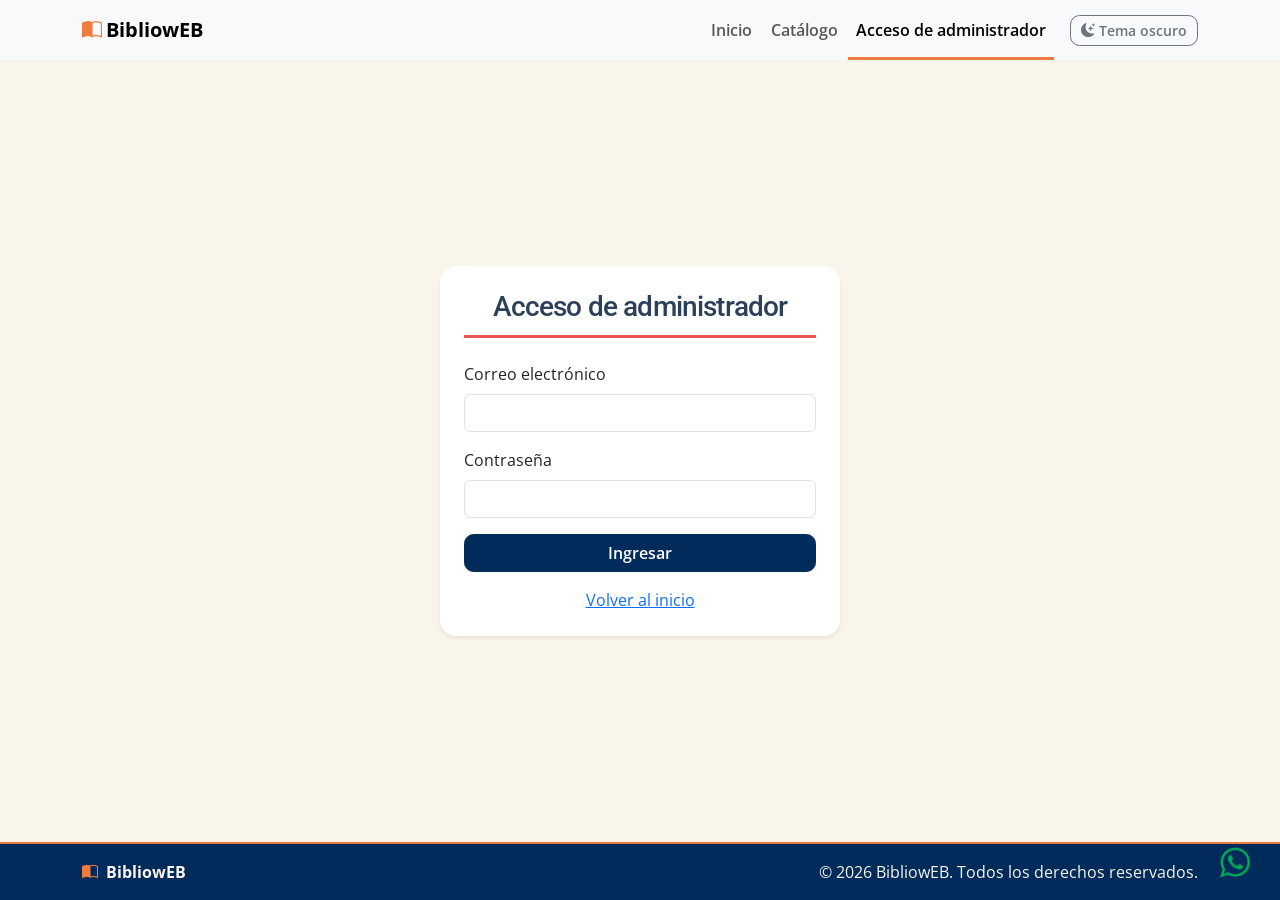
<file: pages/login.html>
<!DOCTYPE html>
<html lang="es" data-bs-theme="light">
<head>
  <meta charset="UTF-8">
  <meta name="viewport" content="width=device-width, initial-scale=1.0">
  <title>Acceso de administrador | BibliowEB</title>
  <link rel="stylesheet" href="https://cdn.jsdelivr.net/npm/bootstrap@5.3.9/dist/css/bootstrap.min.css"
        integrity="sha384-yEPZ7jP9S0QKiUQ0m3jjsO4ProIW7wvR9gXkI7JOGa2XVsw53Yke2bsdkBbjmmiX"
        crossorigin="anonymous">
  <link rel="stylesheet" href="https://cdn.jsdelivr.net/npm/bootstrap-icons@1.11.3/font/bootstrap-icons.min.css">
  <link rel="stylesheet" href="https://fonts.googleapis.com/css2?family=Open+Sans:wght@400;600&family=Roboto:wght@500;700&display=swap">
  <link rel="stylesheet" href="../css/styles.css">
</head>
<body>
  <header class="header-biblioweb sticky-top bg-body-tertiary">
    <nav class="navbar navbar-expand-lg py-0" aria-label="Navegación principal">
      <div class="container">
        <a class="navbar-brand d-inline-flex align-items-center gap-1 fw-bold" href="../index.html"><i class="bi bi-book-half icono-marca" aria-hidden="true"></i> BibliowEB</a>
        <button class="navbar-toggler my-2" type="button" data-bs-toggle="collapse" data-bs-target="#menu-principal" aria-controls="menu-principal" aria-expanded="false" aria-label="Abrir menú de navegación"><span class="navbar-toggler-icon"></span></button>
        <div class="collapse navbar-collapse" id="menu-principal">
          <ul class="navbar-nav ms-auto">
            <li class="nav-item"><a class="nav-link" href="../index.html">Inicio</a></li>
            <li class="nav-item"><a class="nav-link" href="catalogo.html">Catálogo</a></li>
            <li class="nav-item"><a class="nav-link active" aria-current="page" href="login.html">Acceso de administrador</a></li>
            <li class="nav-item" id="menu-panel" hidden><a class="nav-link" href="admin.html"><i class="bi bi-lock-fill me-1" aria-hidden="true"></i>Panel</a></li>
          </ul>
          <button class="btn btn-outline-secondary btn-sm ms-lg-3 my-2" type="button" id="boton-tema"><i class="bi bi-moon-stars-fill me-1" aria-hidden="true"></i><span>Tema oscuro</span></button>
        </div>
      </div>
    </nav>
  </header>

  <main class="container my-5">
    <section class="caja-login card shadow-sm mx-auto" style="max-width: 400px;">
      <div class="card-body p-4">
        <h1 class="h3 text-center mb-4">Acceso de administrador</h1>

        <form id="formulario-login" novalidate>
          <div class="mb-3">
            <label for="correo" class="form-label">Correo electrónico</label>
            <input type="email" id="correo" name="correo" class="form-control" autocomplete="username" aria-describedby="mensaje-error" required>
          </div>

          <div class="mb-3">
            <label for="clave" class="form-label">Contraseña</label>
            <input type="password" id="clave" name="clave" class="form-control" autocomplete="current-password" aria-describedby="mensaje-error" required>
          </div>

          <p id="mensaje-error" class="alert alert-danger d-none" role="alert"></p>

          <button type="submit" class="btn btn-primary w-100">Ingresar</button>
        </form>

        <p class="text-center mt-3 mb-0"><a href="../index.html">Volver al inicio</a></p>
      </div>
    </section>
  </main>

  <footer class="footer-biblioweb py-3" data-bs-theme="dark">
    <div class="container d-flex flex-column flex-md-row align-items-center justify-content-between gap-2 text-center">
      <a class="footer-marca d-inline-flex align-items-center gap-2 fw-bold" href="../index.html"><i class="bi bi-book-half" aria-hidden="true"></i> BibliowEB</a>
      <p class="mb-0">&copy; 2026 BibliowEB. Todos los derechos reservados.</p>
    </div>
  </footer>

  <!-- Botón de WhatsApp -->
  <button type="button" class="btn-whatsapp" id="btnWhatsApp">
    <img src="../assets/img/whatsapp1.png" alt="WhatsApp" width="50">
  </button>

  <script src="https://cdn.jsdelivr.net/npm/bootstrap@5.3.9/dist/js/bootstrap.bundle.min.js" integrity="sha384-WyOxWvTyr1QaMPfiPJSv76iReVthorl5uWlFtZPyK0IEB0hGzo9y5Bp9mYanr8Bu" crossorigin="anonymous"></script>
  <script src="../js/script.js"></script>
  <script src="../js/login.js"></script>
  <script>
    document.getElementById("btnWhatsApp").addEventListener("click", function() {
      window.open("https://wa.me/573001234567", "_blank");
    });
  </script>
</body>
</html>
</file>
<file: css/styles.css>
:root {
  --marca-marfil: #F9F5EB;
  --marca-coral: #EA5455;
  --marca-naranja: #F07B3F;
  --marca-pizarra: #2D4059;
  --marca-azul: #002B5B;
}

html {
  overflow-y: scroll;
}

/* Estructura para que el footer siempre quede abajo */
html, body {
  min-height: 100vh;
  margin: 0;
  display: flex;
  flex-direction: column;
}

body > main {
  flex: 1;
  display: flex;
  flex-direction: column;
  justify-content: center;
}

.header-biblioweb {
  background-color: var(--marca-azul);
}

.header-biblioweb .icono-marca {
  color: var(--marca-naranja);
}

.header-biblioweb .nav-link {
  color: #cbd8e5;
  font-weight: 600;
}

.header-biblioweb .nav-link:hover,
.header-biblioweb .nav-link:focus-visible,
.header-biblioweb .nav-link.active {
  color: #fff;
}

.header-biblioweb .nav-link.active {
  border-bottom: 3px solid var(--marca-naranja);
}

@media (min-width: 992px) {
  .header-biblioweb .navbar-nav {
    align-items: center;
    gap: 0.15rem;
  }

  .header-biblioweb .nav-link {
    display: flex;
    align-items: center;
    justify-content: center;
    min-height: 3.75rem;
    padding: 1rem 0.75rem 0.875rem;
    border-bottom: 3px solid transparent;
    white-space: nowrap;
  }
}

@media (max-width: 991.98px) {
  .header-biblioweb .nav-link {
    white-space: nowrap;
  }
}

body {
  font-family: "Open Sans", sans-serif;
}

h1,
h2 {
  font-family: "Roboto", sans-serif;
}

.portada-libro {
  height: 15rem;
  object-fit: contain;
  padding: 1rem;
  background-color: var(--bs-tertiary-bg);
  transition: transform 0.25s ease;
}

[data-bs-theme="light"] body {
  background-color: var(--marca-marfil);
}

[data-bs-theme="light"] h1,
[data-bs-theme="light"] .card-title,
[data-bs-theme="light"] .modal-title {
  color: var(--marca-pizarra);
}

h1 {
  font-size: clamp(2rem, 4vw, 3rem);
  letter-spacing: -0.03em;
  border-bottom: 3px solid var(--marca-coral);
  padding-bottom: 0.75rem;
}

.catalogo-principal {
  padding-top: 2rem !important;
  padding-bottom: 4rem !important;
}

.card {
  border: 0;
  border-radius: 1rem;
  overflow: hidden;
  box-shadow: 0 0.4rem 1rem rgba(0, 43, 91, 0.12);
  transition: transform 0.25s ease, box-shadow 0.25s ease;
}

.card:hover {
  transform: translateY(-0.4rem);
  box-shadow: 0 0.8rem 1.5rem rgba(0, 43, 91, 0.2);
}

.card:hover .portada-libro {
  transform: scale(1.04);
}

.btn {
  border-radius: 0.6rem;
  font-weight: 600;
}

.card .badge {
  background-color: var(--marca-naranja) !important;
  color: var(--marca-azul) !important;
}

.btn-primary {
  --bs-btn-color: #fff;
  --bs-btn-bg: var(--marca-azul);
  --bs-btn-border-color: var(--marca-azul);
  --bs-btn-hover-bg: var(--marca-pizarra);
  --bs-btn-hover-border-color: var(--marca-pizarra);
  --bs-btn-active-bg: var(--marca-pizarra);
  --bs-btn-active-border-color: var(--marca-pizarra);
}

#boton-tema {
  width: 8rem;
  text-align: center;
}

.etiqueta-vista {
  display: inline-flex;
  align-items: center;
  gap: 0.375rem;
  padding: 0.25rem 0.75rem;
  background-color: rgba(240, 123, 63, 0.12);
  border: 1px dashed var(--bs-secondary-color);
  border-color: var(--marca-naranja);
  border-radius: 50rem;
  font-size: 0.875rem;
  font-weight: 600;
}

[data-bs-theme="light"] .etiqueta-vista {
  color: var(--marca-pizarra);
}

.icono-archivo {
  display: inline-grid;
  place-items: center;
  width: 0.625rem;
  height: 0.8125rem;
  border: 1px solid currentColor;
  border-radius: 1px 4px 1px 1px;
  font-size: 0.5rem;
  line-height: 1;
}

.vista-catalogo {
  display: flex;
  flex-direction: row;
  justify-content: flex-start;
  width: 100%;
  margin: 1.5rem 0 0;
  padding-inline: clamp(2rem, 25vw, 24rem);
}

.catalogo-principal {
  padding-inline: clamp(2rem, 6vw, 6rem) !important;
}

.catalogo-principal .row {
  margin-inline: 0;
}

.hero-catalogo {
  position: relative;
  isolation: isolate;
  display: flex;
  align-items: center;
  min-height: 18rem;
  padding: clamp(2rem, 5vw, 4rem);
  overflow: hidden;
  border-radius: 1.5rem;
  color: #fff;
  background: linear-gradient(120deg, var(--marca-azul), var(--marca-pizarra));
  box-shadow: 0 1rem 2rem rgba(0, 43, 91, 0.2);
}

.hero-catalogo::before,
.hero-catalogo::after {
  position: absolute;
  z-index: -1;
  content: "";
  border-radius: 50%;
  background: rgba(240, 123, 63, 0.2);
}

.hero-catalogo::before {
  width: 18rem;
  height: 18rem;
  top: -8rem;
  right: 12rem;
}

.hero-catalogo::after {
  width: 24rem;
  height: 24rem;
  right: -8rem;
  bottom: -13rem;
}

.hero-catalogo__contenido {
  max-width: 42rem;
}

.hero-catalogo h1 {
  margin: 0.75rem 0 1rem;
  padding: 0;
  border: 0;
  color: #fff;
}

.hero-catalogo .lead {
  color: rgba(255, 255, 255, 0.78);
}

.hero-kicker {
  display: inline-flex;
  align-items: center;
  gap: 0.4rem;
  color: var(--marca-naranja);
  font-size: 0.78rem;
  font-weight: 700;
  letter-spacing: 0.08em;
  text-transform: uppercase;
}

.hero-catalogo__decoracion {
  position: absolute;
  right: 9%;
  color: rgba(255, 255, 255, 0.12);
  font-size: clamp(7rem, 16vw, 13rem);
  transform: rotate(12deg);
}

.libro-destacado {
  display: grid;
  grid-template-columns: minmax(10rem, 0.7fr) 1.3fr;
  align-items: center;
  gap: clamp(1.5rem, 5vw, 4rem);
  padding: clamp(1.5rem, 4vw, 3rem);
  border-radius: 1.25rem;
  background: linear-gradient(135deg, rgba(234, 84, 85, 0.1), rgba(240, 123, 63, 0.14));
}

.libro-destacado__portada {
  display: grid;
  place-items: center;
}

.libro-destacado__portada img {
  width: min(100%, 14rem);
  height: 17rem;
  object-fit: contain;
  filter: drop-shadow(0.8rem 0.8rem 0.8rem rgba(0, 43, 91, 0.22));
  transform: rotate(-3deg);
}

.libro-destacado h2 {
  margin-bottom: 0.25rem;
  color: var(--marca-pizarra);
}

.catalogo-seccion-cabecera {
  display: flex;
  align-items: end;
  justify-content: space-between;
  gap: 1rem;
  margin-bottom: 1.5rem;
}

.catalogo-seccion-cabecera h2 {
  margin: 0.35rem 0 0;
}

.catalogo-contador {
  color: var(--bs-secondary-color);
  font-size: 0.9rem;
  font-weight: 600;
}

.catalogo-herramientas {
  display: flex;
  align-items: center;
  justify-content: space-between;
  gap: 1rem;
  flex-wrap: wrap;
}

.buscador-catalogo {
  display: flex;
  align-items: center;
  flex: 1 1 16rem;
  gap: 0.7rem;
  min-height: 2.75rem;
  padding: 0 1rem;
  border: 1px solid var(--bs-border-color);
  border-radius: 0.75rem;
  background: var(--bs-body-bg);
}

.buscador-catalogo:focus-within {
  border-color: var(--marca-coral);
  box-shadow: 0 0 0 0.2rem rgba(234, 84, 85, 0.15);
}

.buscador-catalogo i {
  color: var(--bs-secondary-color);
}

.buscador-catalogo input {
  width: 100%;
  border: 0;
  outline: 0;
  color: var(--bs-body-color);
  background: transparent;
}

.filtros-catalogo {
  display: flex;
  gap: 0.45rem;
  flex-wrap: wrap;
}

.filtro-catalogo {
  padding: 0.55rem 0.85rem;
  border: 1px solid var(--bs-border-color);
  border-radius: 50rem;
  color: var(--bs-secondary-color);
  background: var(--bs-body-bg);
  font-size: 0.85rem;
  font-weight: 600;
  transition: color 0.2s ease, background-color 0.2s ease, border-color 0.2s ease;
}

.filtro-catalogo:hover,
.filtro-catalogo.activo {
  border-color: var(--marca-azul);
  color: #fff;
  background: var(--marca-azul);
}

.tarjeta-libro.oculta {
  display: none;
}

@media (max-width: 767.98px) {
  .hero-catalogo__decoracion {
    right: -2rem;
    opacity: 0.7;
  }

  .libro-destacado {
    grid-template-columns: 1fr;
    text-align: center;
  }

  .catalogo-seccion-cabecera {
    align-items: start;
    flex-direction: column;
  }
}

.footer-biblioweb {
  background-color: var(--marca-azul, #002B5B);
  color: var(--marca-marfil, #F9F5EB);
  border-top: 2px solid var(--marca-naranja, #F07B3F);
  margin-top: auto;
}

.footer-biblioweb .footer-marca {
  color: inherit;
  text-decoration: none;
}

.footer-biblioweb .footer-marca i {
  color: var(--marca-naranja, #F07B3F);
}

.caja-login {
  width: 100%;
  max-width: 420px;
  margin: auto;
}

.btn-whatsapp {
  position: fixed;
  bottom: 20px;
  right: 20px;
  z-index: 1000;
  background-color: transparent;
  border: none;
  cursor: pointer;
  padding: 0;
  transition: transform 0.2s ease;
}

.btn-whatsapp img {
  display: block;
  width: 50px;
  height: auto;
}

.btn-whatsapp:hover {
  transform: scale(1.1);
}

/* La navegación hereda el tema de Bootstrap seleccionado en la página. */
.header-biblioweb .nav-link {
  color: var(--bs-nav-link-color);
}

.header-biblioweb .nav-link:hover,
.header-biblioweb .nav-link:focus-visible {
  color: var(--bs-nav-link-hover-color);
}

.header-biblioweb .nav-link.active {
  color: var(--bs-navbar-active-color);
}

.libro-destacado h2 {
  color: var(--bs-heading-color);
}

[data-bs-theme="dark"] .btn-primary,
[data-bs-theme="dark"] .btn-outline-primary {
  --bs-btn-color: #fff;
  --bs-btn-border-color: #8bb9fe;
  --bs-btn-hover-border-color: #a8cbff;
  --bs-btn-active-border-color: #a8cbff;
  --bs-btn-focus-shadow-rgb: 139, 185, 254;
}

[data-bs-theme="dark"] .btn-outline-primary {
  --bs-btn-color: #8bb9fe;
}
</file>
